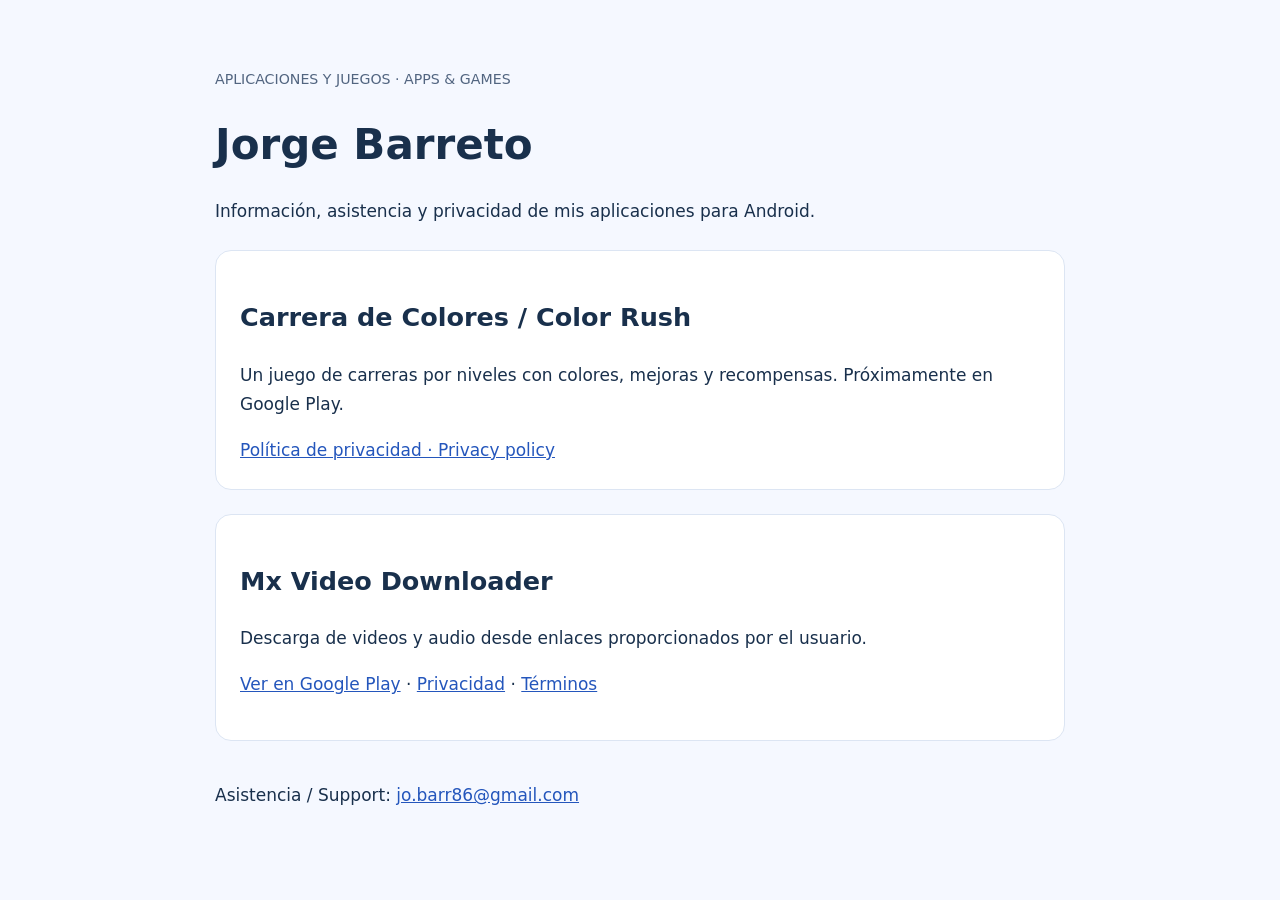
<file: index.html>
<!doctype html><html lang="es"><meta charset="utf-8"><meta name="viewport" content="width=device-width,initial-scale=1"><title>Jorge Barreto · Aplicaciones</title><style>body{font:17px/1.7 system-ui,sans-serif;color:#19304c;background:#f5f8ff;max-width:850px;margin:64px auto;padding:0 24px}h1{font-size:42px;line-height:1.15}small{color:#526580}article{background:white;border:1px solid #dce5f3;border-radius:16px;padding:24px;margin:24px 0}a{color:#2456bc}footer{margin-top:40px}</style><header><small>APLICACIONES Y JUEGOS · APPS &amp; GAMES</small><h1>Jorge Barreto</h1><p>Información, asistencia y privacidad de mis aplicaciones para Android.</p></header><main><article><h2>Carrera de Colores / Color Rush</h2><p>Un juego de carreras por niveles con colores, mejoras y recompensas. Próximamente en Google Play.</p><a href="https://jobar86.github.io/MxVideoDownloader/carrera-de-colores/privacy.html">Política de privacidad · Privacy policy</a></article><article><h2>Mx Video Downloader</h2><p>Descarga de videos y audio desde enlaces proporcionados por el usuario.</p><p><a href="https://play.google.com/store/apps/details?id=com.jbapps.videodownloader">Ver en Google Play</a> · <a href="https://jobar86.github.io/MxVideoDownloader/privacy.html">Privacidad</a> · <a href="https://jobar86.github.io/MxVideoDownloader/terms.html">Términos</a></p></article></main><footer><p>Asistencia / Support: <a href="mailto:jo.barr86@gmail.com">jo.barr86@gmail.com</a></p></footer></html>
</file>
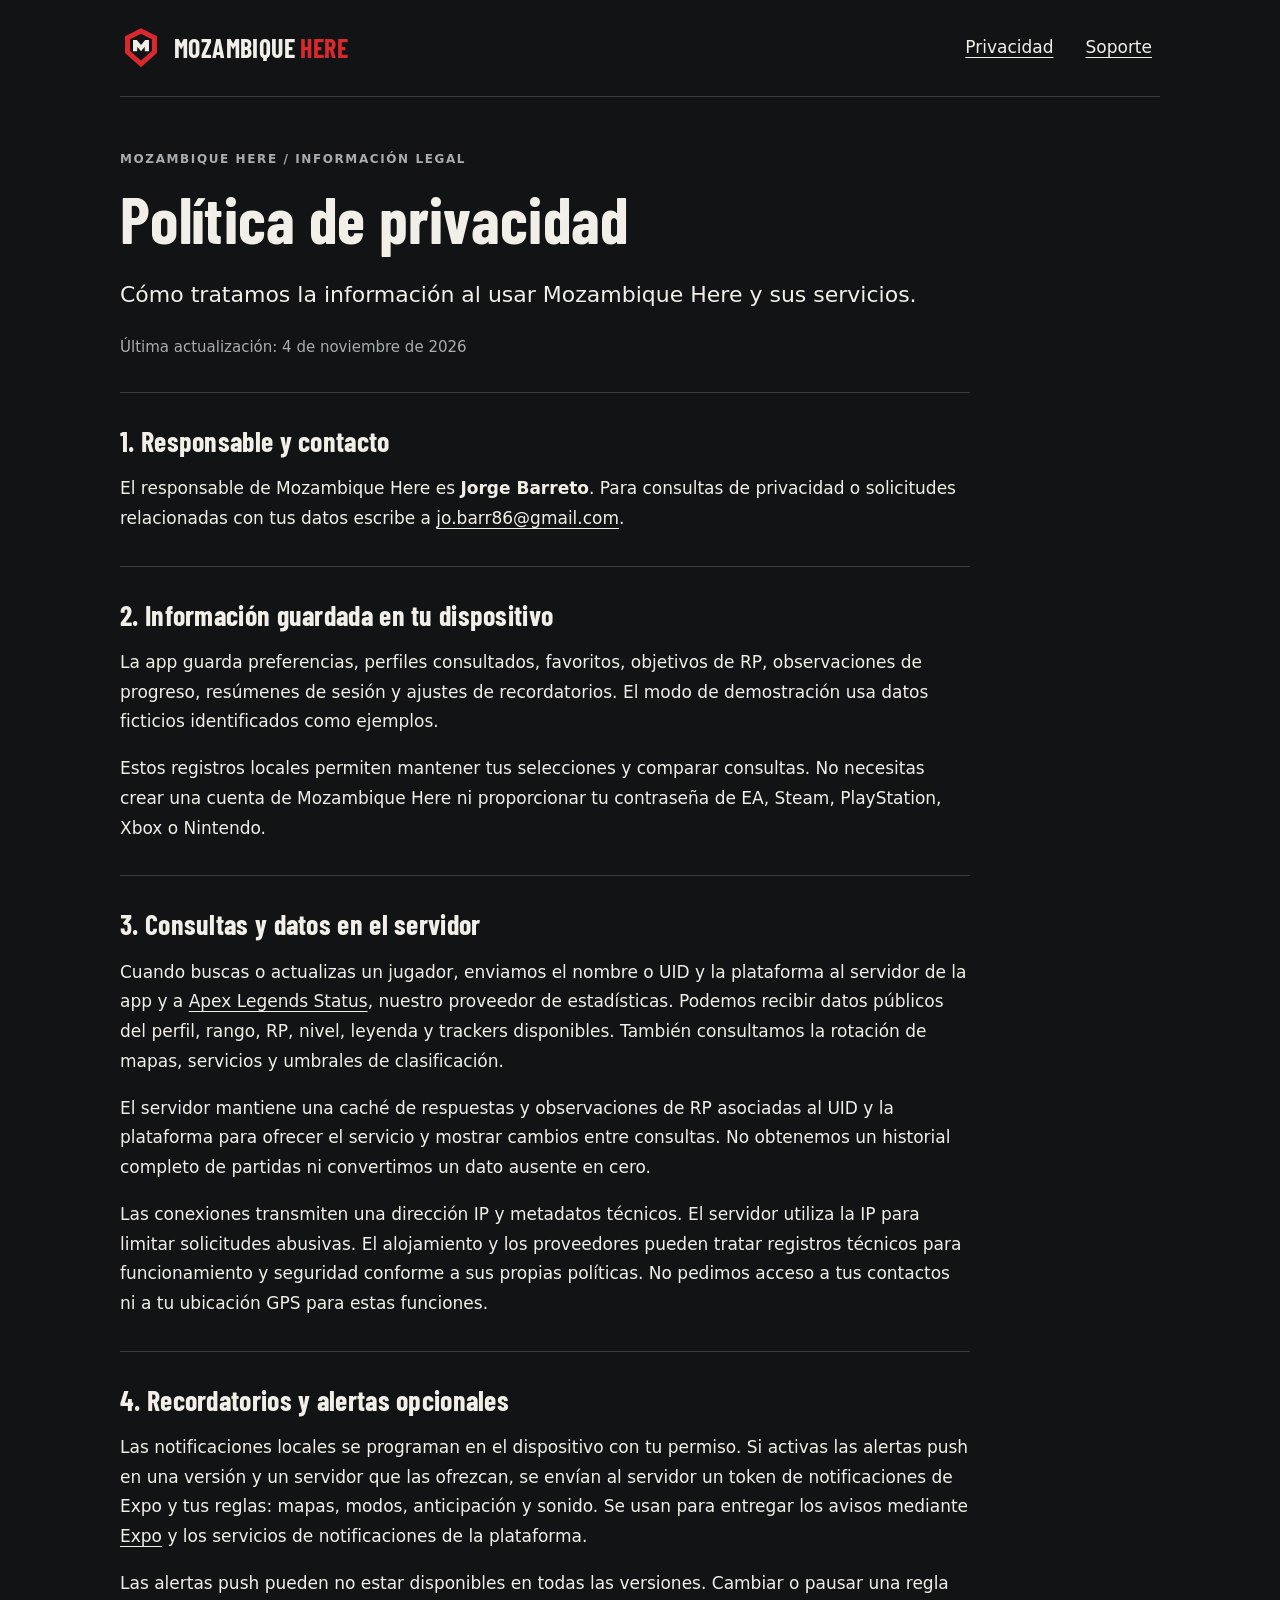
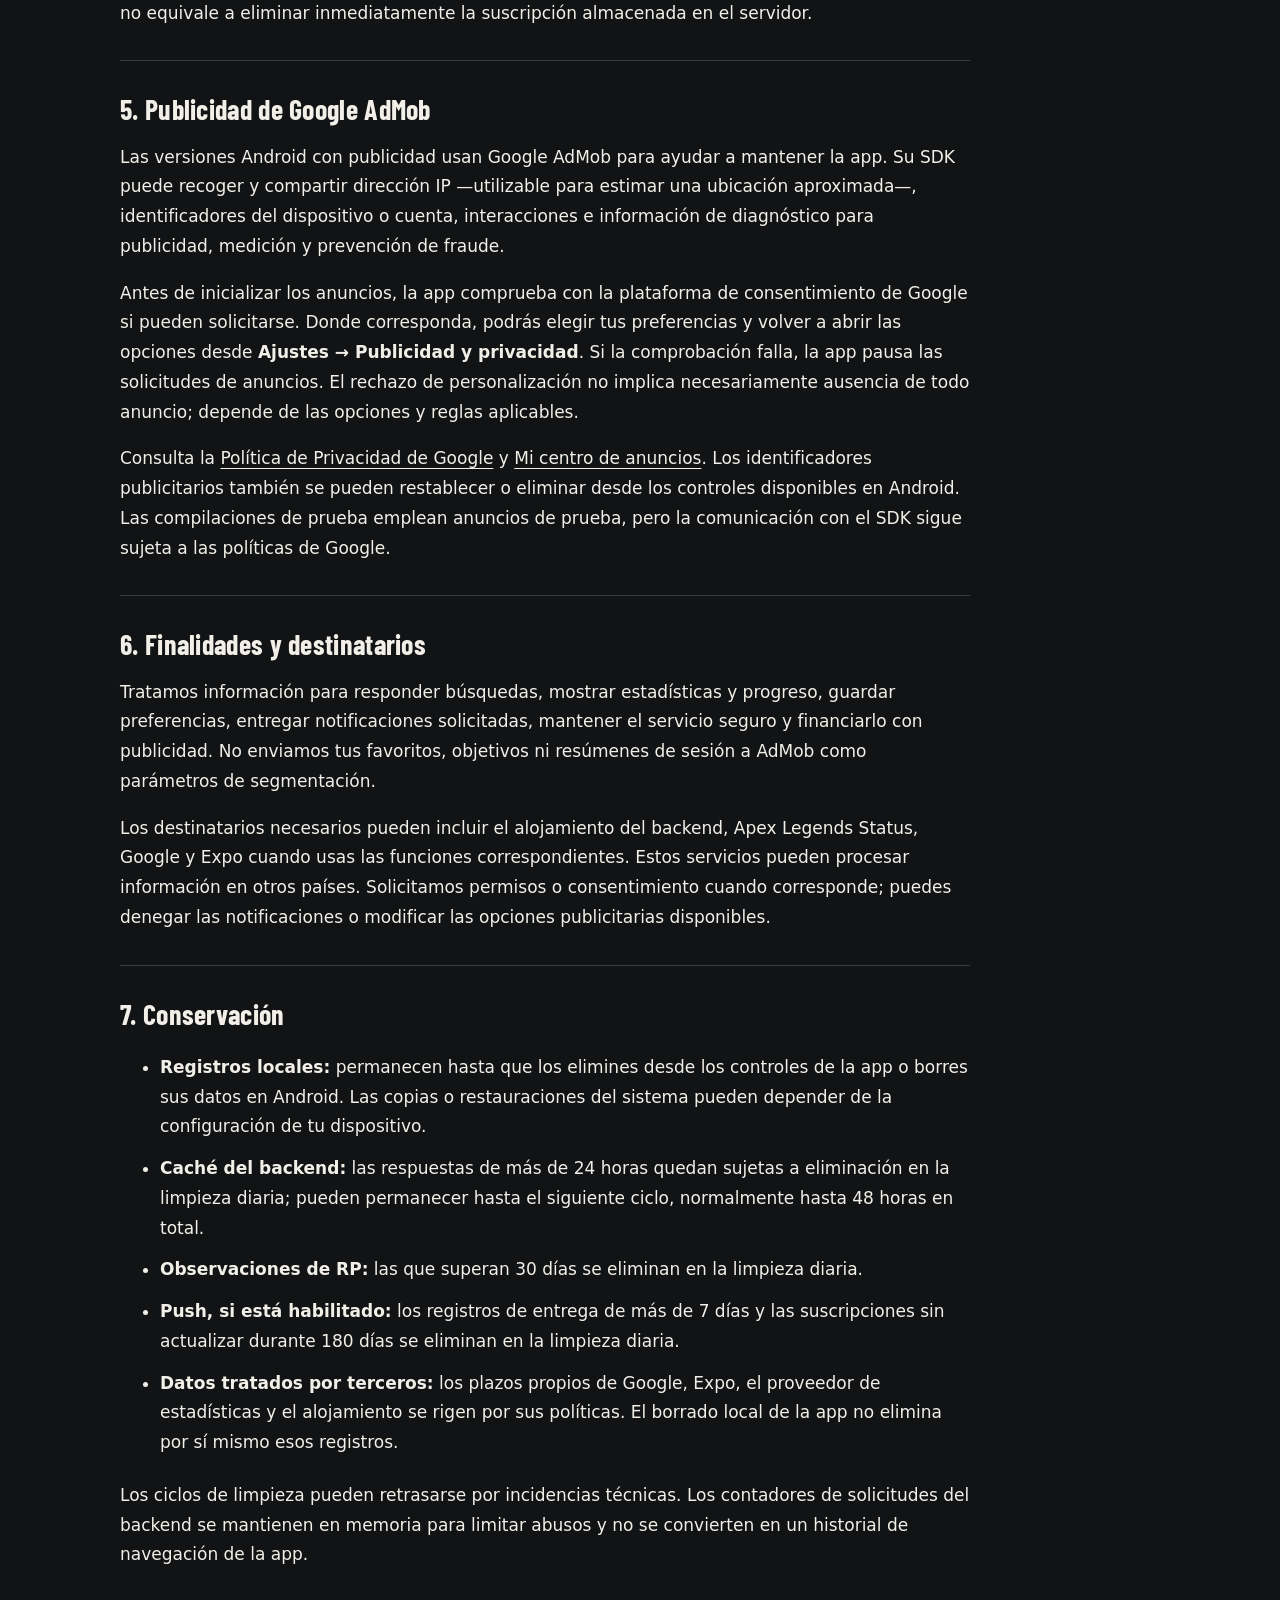
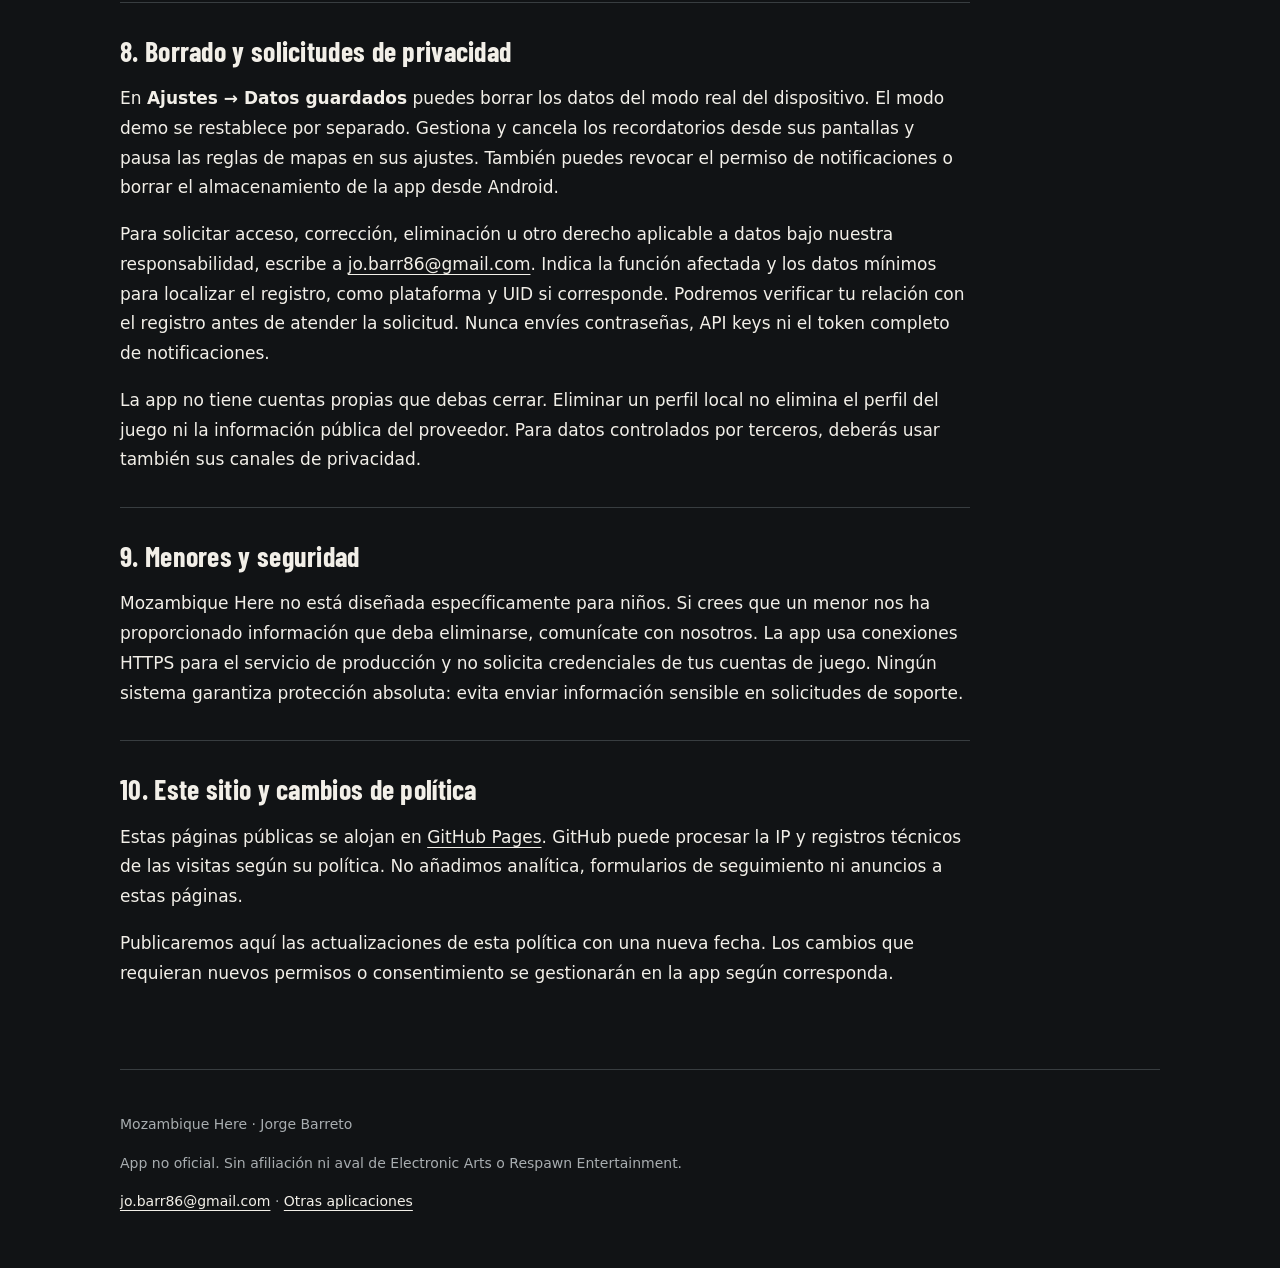
<file: mozambique-here-privacy.html>
<!doctype html>
<html lang="es"><head><meta charset="utf-8"><meta name="viewport" content="width=device-width,initial-scale=1">
<meta name="theme-color" content="#111315"><meta name="description" content="Política de privacidad de Mozambique Here, compañero no oficial de Apex Legends.">
<title>Política de privacidad · Mozambique Here</title><link rel="icon" href="mozambique-here-icon.svg"><link rel="stylesheet" href="mozambique-here.css"></head>
<body><a class="skip" href="#contenido">Ir al contenido</a>
<header><a class="brand" href="mozambique-here.html"><svg xmlns="http://www.w3.org/2000/svg" viewBox="0 0 100 100" role="img" aria-label="Mozambique Here">
<title>Mozambique Here</title>

<path d="M50,3 88,22 88,62 50,96 12,62 12,22ZM50,16 76,29 76,57 50,80 24,57 24,29Z" fill="#DA292E" fill-rule="evenodd"/>
<path d="M31,58 31,31 40,31 50,43 60,31 69,31 69,58 59,58 59,47 50,58 41,47 41,58Z" fill="#F2EFE8"/>
</svg><span>MOZAMBIQUE <b>HERE</b></span></a>
<nav aria-label="Navegación"><a href="mozambique-here-privacy.html">Privacidad</a><a href="mozambique-here-support.html">Soporte</a></nav></header>
<main id="contenido"><p class="eyebrow">MOZAMBIQUE HERE / INFORMACIÓN LEGAL</p><h1>Política de privacidad</h1>
<p class="lead">Cómo tratamos la información al usar Mozambique Here y sus servicios.</p>
<p class="updated">Última actualización: 4 de noviembre de 2026</p>
<section><h2>1. Responsable y contacto</h2><p>El responsable de Mozambique Here es <strong>Jorge Barreto</strong>. Para consultas de privacidad o solicitudes relacionadas con tus datos escribe a <a href="mailto:jo.barr86@gmail.com">jo.barr86@gmail.com</a>.</p></section>
<section><h2>2. Información guardada en tu dispositivo</h2><p>La app guarda preferencias, perfiles consultados, favoritos, objetivos de RP, observaciones de progreso, resúmenes de sesión y ajustes de recordatorios. El modo de demostración usa datos ficticios identificados como ejemplos.</p><p>Estos registros locales permiten mantener tus selecciones y comparar consultas. No necesitas crear una cuenta de Mozambique Here ni proporcionar tu contraseña de EA, Steam, PlayStation, Xbox o Nintendo.</p></section>
<section><h2>3. Consultas y datos en el servidor</h2><p>Cuando buscas o actualizas un jugador, enviamos el nombre o UID y la plataforma al servidor de la app y a <a href="https://apexlegendsstatus.com/">Apex Legends Status</a>, nuestro proveedor de estadísticas. Podemos recibir datos públicos del perfil, rango, RP, nivel, leyenda y trackers disponibles. También consultamos la rotación de mapas, servicios y umbrales de clasificación.</p><p>El servidor mantiene una caché de respuestas y observaciones de RP asociadas al UID y la plataforma para ofrecer el servicio y mostrar cambios entre consultas. No obtenemos un historial completo de partidas ni convertimos un dato ausente en cero.</p><p>Las conexiones transmiten una dirección IP y metadatos técnicos. El servidor utiliza la IP para limitar solicitudes abusivas. El alojamiento y los proveedores pueden tratar registros técnicos para funcionamiento y seguridad conforme a sus propias políticas. No pedimos acceso a tus contactos ni a tu ubicación GPS para estas funciones.</p></section>
<section><h2>4. Recordatorios y alertas opcionales</h2><p>Las notificaciones locales se programan en el dispositivo con tu permiso. Si activas las alertas push en una versión y un servidor que las ofrezcan, se envían al servidor un token de notificaciones de Expo y tus reglas: mapas, modos, anticipación y sonido. Se usan para entregar los avisos mediante <a href="https://expo.dev/privacy">Expo</a> y los servicios de notificaciones de la plataforma.</p><p>Las alertas push pueden no estar disponibles en todas las versiones. Cambiar o pausar una regla no equivale a eliminar inmediatamente la suscripción almacenada en el servidor.</p></section>
<section><h2>5. Publicidad de Google AdMob</h2><p>Las versiones Android con publicidad usan Google AdMob para ayudar a mantener la app. Su SDK puede recoger y compartir dirección IP —utilizable para estimar una ubicación aproximada—, identificadores del dispositivo o cuenta, interacciones e información de diagnóstico para publicidad, medición y prevención de fraude.</p><p>Antes de inicializar los anuncios, la app comprueba con la plataforma de consentimiento de Google si pueden solicitarse. Donde corresponda, podrás elegir tus preferencias y volver a abrir las opciones desde <strong>Ajustes → Publicidad y privacidad</strong>. Si la comprobación falla, la app pausa las solicitudes de anuncios. El rechazo de personalización no implica necesariamente ausencia de todo anuncio; depende de las opciones y reglas aplicables.</p><p>Consulta la <a href="https://policies.google.com/privacy">Política de Privacidad de Google</a> y <a href="https://myadcenter.google.com/">Mi centro de anuncios</a>. Los identificadores publicitarios también se pueden restablecer o eliminar desde los controles disponibles en Android. Las compilaciones de prueba emplean anuncios de prueba, pero la comunicación con el SDK sigue sujeta a las políticas de Google.</p></section>
<section><h2>6. Finalidades y destinatarios</h2><p>Tratamos información para responder búsquedas, mostrar estadísticas y progreso, guardar preferencias, entregar notificaciones solicitadas, mantener el servicio seguro y financiarlo con publicidad. No enviamos tus favoritos, objetivos ni resúmenes de sesión a AdMob como parámetros de segmentación.</p><p>Los destinatarios necesarios pueden incluir el alojamiento del backend, Apex Legends Status, Google y Expo cuando usas las funciones correspondientes. Estos servicios pueden procesar información en otros países. Solicitamos permisos o consentimiento cuando corresponde; puedes denegar las notificaciones o modificar las opciones publicitarias disponibles.</p></section>
<section><h2>7. Conservación</h2><ul>
<li><strong>Registros locales:</strong> permanecen hasta que los elimines desde los controles de la app o borres sus datos en Android. Las copias o restauraciones del sistema pueden depender de la configuración de tu dispositivo.</li>
<li><strong>Caché del backend:</strong> las respuestas de más de 24 horas quedan sujetas a eliminación en la limpieza diaria; pueden permanecer hasta el siguiente ciclo, normalmente hasta 48 horas en total.</li>
<li><strong>Observaciones de RP:</strong> las que superan 30 días se eliminan en la limpieza diaria.</li>
<li><strong>Push, si está habilitado:</strong> los registros de entrega de más de 7 días y las suscripciones sin actualizar durante 180 días se eliminan en la limpieza diaria.</li>
<li><strong>Datos tratados por terceros:</strong> los plazos propios de Google, Expo, el proveedor de estadísticas y el alojamiento se rigen por sus políticas. El borrado local de la app no elimina por sí mismo esos registros.</li>
</ul><p>Los ciclos de limpieza pueden retrasarse por incidencias técnicas. Los contadores de solicitudes del backend se mantienen en memoria para limitar abusos y no se convierten en un historial de navegación de la app.</p></section>
<section><h2>8. Borrado y solicitudes de privacidad</h2><p>En <strong>Ajustes → Datos guardados</strong> puedes borrar los datos del modo real del dispositivo. El modo demo se restablece por separado. Gestiona y cancela los recordatorios desde sus pantallas y pausa las reglas de mapas en sus ajustes. También puedes revocar el permiso de notificaciones o borrar el almacenamiento de la app desde Android.</p><p>Para solicitar acceso, corrección, eliminación u otro derecho aplicable a datos bajo nuestra responsabilidad, escribe a <a href="mailto:jo.barr86@gmail.com?subject=Privacidad%20Mozambique%20Here">jo.barr86@gmail.com</a>. Indica la función afectada y los datos mínimos para localizar el registro, como plataforma y UID si corresponde. Podremos verificar tu relación con el registro antes de atender la solicitud. Nunca envíes contraseñas, API keys ni el token completo de notificaciones.</p><p>La app no tiene cuentas propias que debas cerrar. Eliminar un perfil local no elimina el perfil del juego ni la información pública del proveedor. Para datos controlados por terceros, deberás usar también sus canales de privacidad.</p></section>
<section><h2>9. Menores y seguridad</h2><p>Mozambique Here no está diseñada específicamente para niños. Si crees que un menor nos ha proporcionado información que deba eliminarse, comunícate con nosotros. La app usa conexiones HTTPS para el servicio de producción y no solicita credenciales de tus cuentas de juego. Ningún sistema garantiza protección absoluta: evita enviar información sensible en solicitudes de soporte.</p></section>
<section><h2>10. Este sitio y cambios de política</h2><p>Estas páginas públicas se alojan en <a href="https://docs.github.com/en/site-policy/privacy-policies/github-general-privacy-statement">GitHub Pages</a>. GitHub puede procesar la IP y registros técnicos de las visitas según su política. No añadimos analítica, formularios de seguimiento ni anuncios a estas páginas.</p><p>Publicaremos aquí las actualizaciones de esta política con una nueva fecha. Los cambios que requieran nuevos permisos o consentimiento se gestionarán en la app según corresponda.</p></section>
</main>
<footer><p>Mozambique Here · Jorge Barreto</p><p>App no oficial. Sin afiliación ni aval de Electronic Arts o Respawn Entertainment.</p><p><a href="mailto:jo.barr86@gmail.com">jo.barr86@gmail.com</a> · <a href="https://jobar86.github.io/">Otras aplicaciones</a></p></footer>
</body></html>
</file>
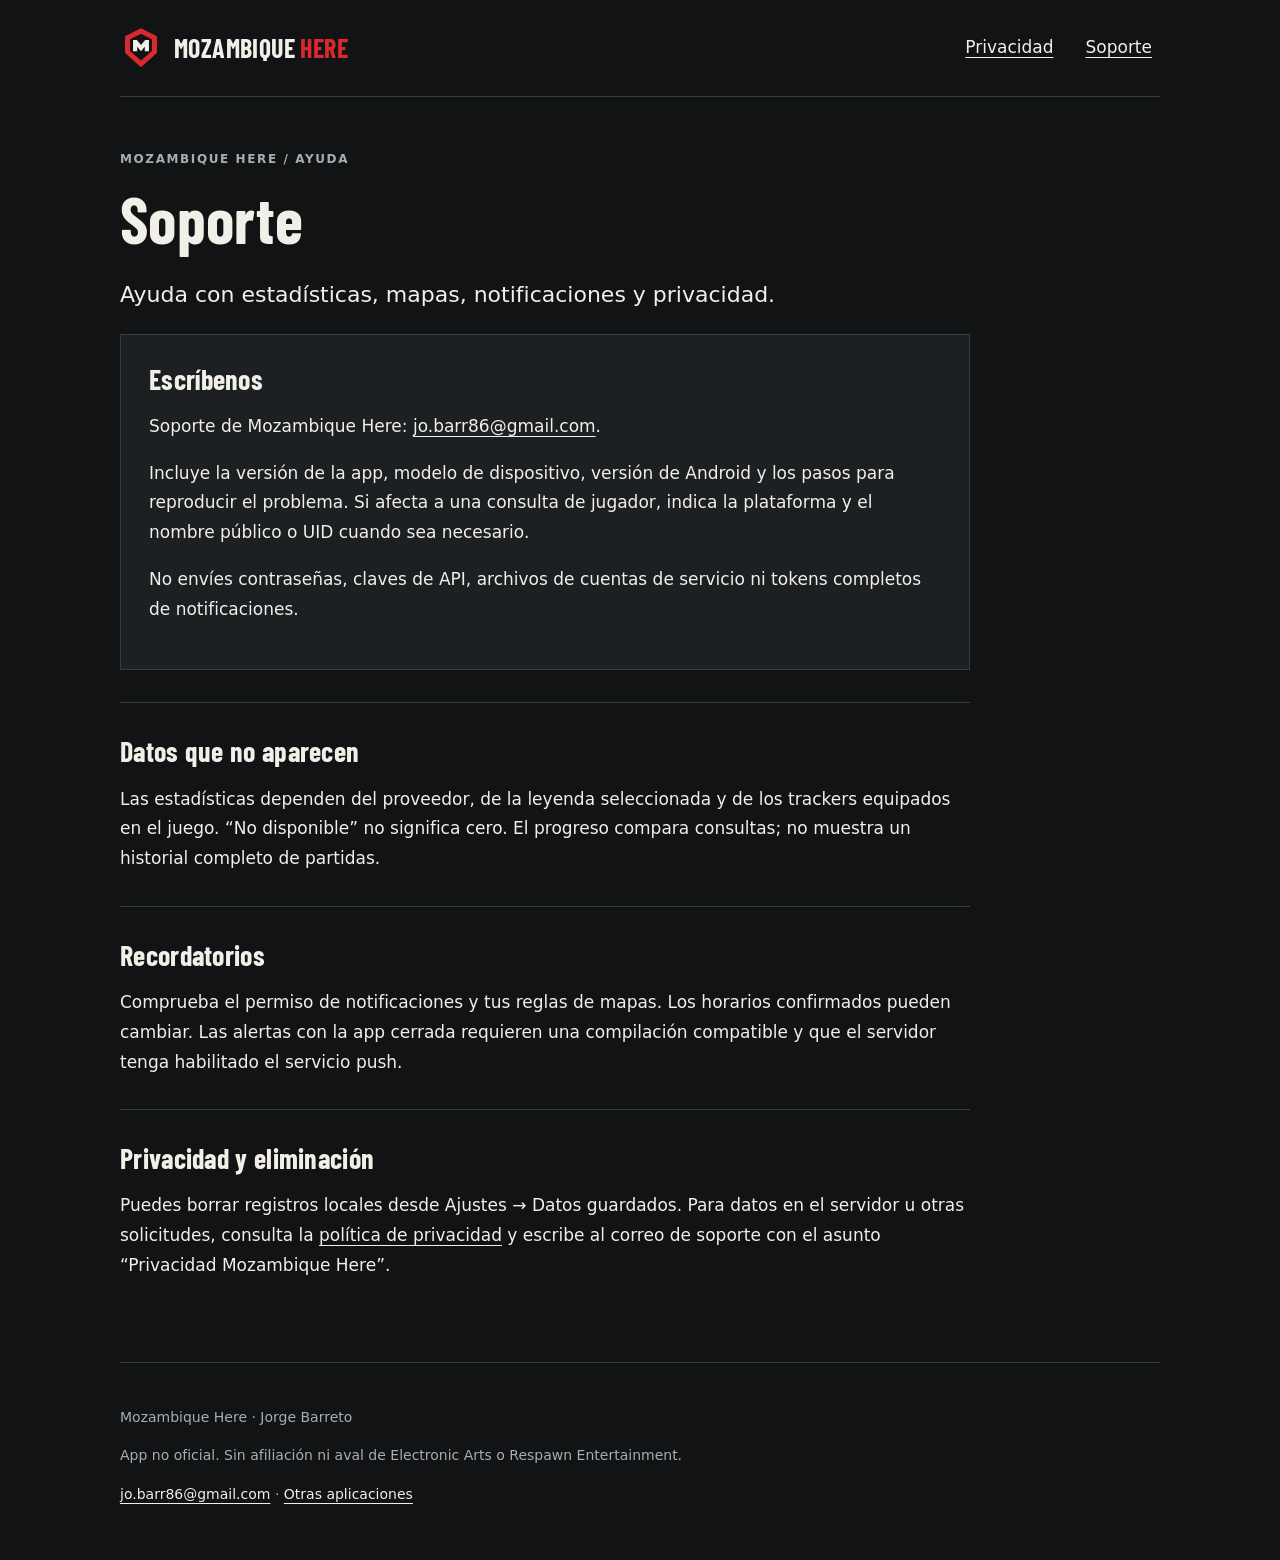
<file: mozambique-here-support.html>
<!doctype html>
<html lang="es"><head><meta charset="utf-8"><meta name="viewport" content="width=device-width,initial-scale=1">
<meta name="theme-color" content="#111315"><meta name="description" content="Soporte de Mozambique Here, compañero no oficial de Apex Legends.">
<title>Soporte · Mozambique Here</title><link rel="icon" href="mozambique-here-icon.svg"><link rel="stylesheet" href="mozambique-here.css"></head>
<body><a class="skip" href="#contenido">Ir al contenido</a>
<header><a class="brand" href="mozambique-here.html"><svg xmlns="http://www.w3.org/2000/svg" viewBox="0 0 100 100" role="img" aria-label="Mozambique Here">
<title>Mozambique Here</title>

<path d="M50,3 88,22 88,62 50,96 12,62 12,22ZM50,16 76,29 76,57 50,80 24,57 24,29Z" fill="#DA292E" fill-rule="evenodd"/>
<path d="M31,58 31,31 40,31 50,43 60,31 69,31 69,58 59,58 59,47 50,58 41,47 41,58Z" fill="#F2EFE8"/>
</svg><span>MOZAMBIQUE <b>HERE</b></span></a>
<nav aria-label="Navegación"><a href="mozambique-here-privacy.html">Privacidad</a><a href="mozambique-here-support.html">Soporte</a></nav></header>
<main id="contenido"><p class="eyebrow">MOZAMBIQUE HERE / AYUDA</p><h1>Soporte</h1>
<p class="lead">Ayuda con estadísticas, mapas, notificaciones y privacidad.</p>
<section class="card"><h2>Escríbenos</h2><p>Soporte de Mozambique Here: <a href="mailto:jo.barr86@gmail.com?subject=Soporte%20Mozambique%20Here">jo.barr86@gmail.com</a>.</p><p>Incluye la versión de la app, modelo de dispositivo, versión de Android y los pasos para reproducir el problema. Si afecta a una consulta de jugador, indica la plataforma y el nombre público o UID cuando sea necesario.</p><p>No envíes contraseñas, claves de API, archivos de cuentas de servicio ni tokens completos de notificaciones.</p></section>
<section><h2>Datos que no aparecen</h2><p>Las estadísticas dependen del proveedor, de la leyenda seleccionada y de los trackers equipados en el juego. “No disponible” no significa cero. El progreso compara consultas; no muestra un historial completo de partidas.</p></section>
<section><h2>Recordatorios</h2><p>Comprueba el permiso de notificaciones y tus reglas de mapas. Los horarios confirmados pueden cambiar. Las alertas con la app cerrada requieren una compilación compatible y que el servidor tenga habilitado el servicio push.</p></section>
<section><h2>Privacidad y eliminación</h2><p>Puedes borrar registros locales desde Ajustes → Datos guardados. Para datos en el servidor u otras solicitudes, consulta la <a href="mozambique-here-privacy.html#contenido">política de privacidad</a> y escribe al correo de soporte con el asunto “Privacidad Mozambique Here”.</p></section>
</main>
<footer><p>Mozambique Here · Jorge Barreto</p><p>App no oficial. Sin afiliación ni aval de Electronic Arts o Respawn Entertainment.</p><p><a href="mailto:jo.barr86@gmail.com">jo.barr86@gmail.com</a> · <a href="https://jobar86.github.io/">Otras aplicaciones</a></p></footer>
</body></html>
</file>
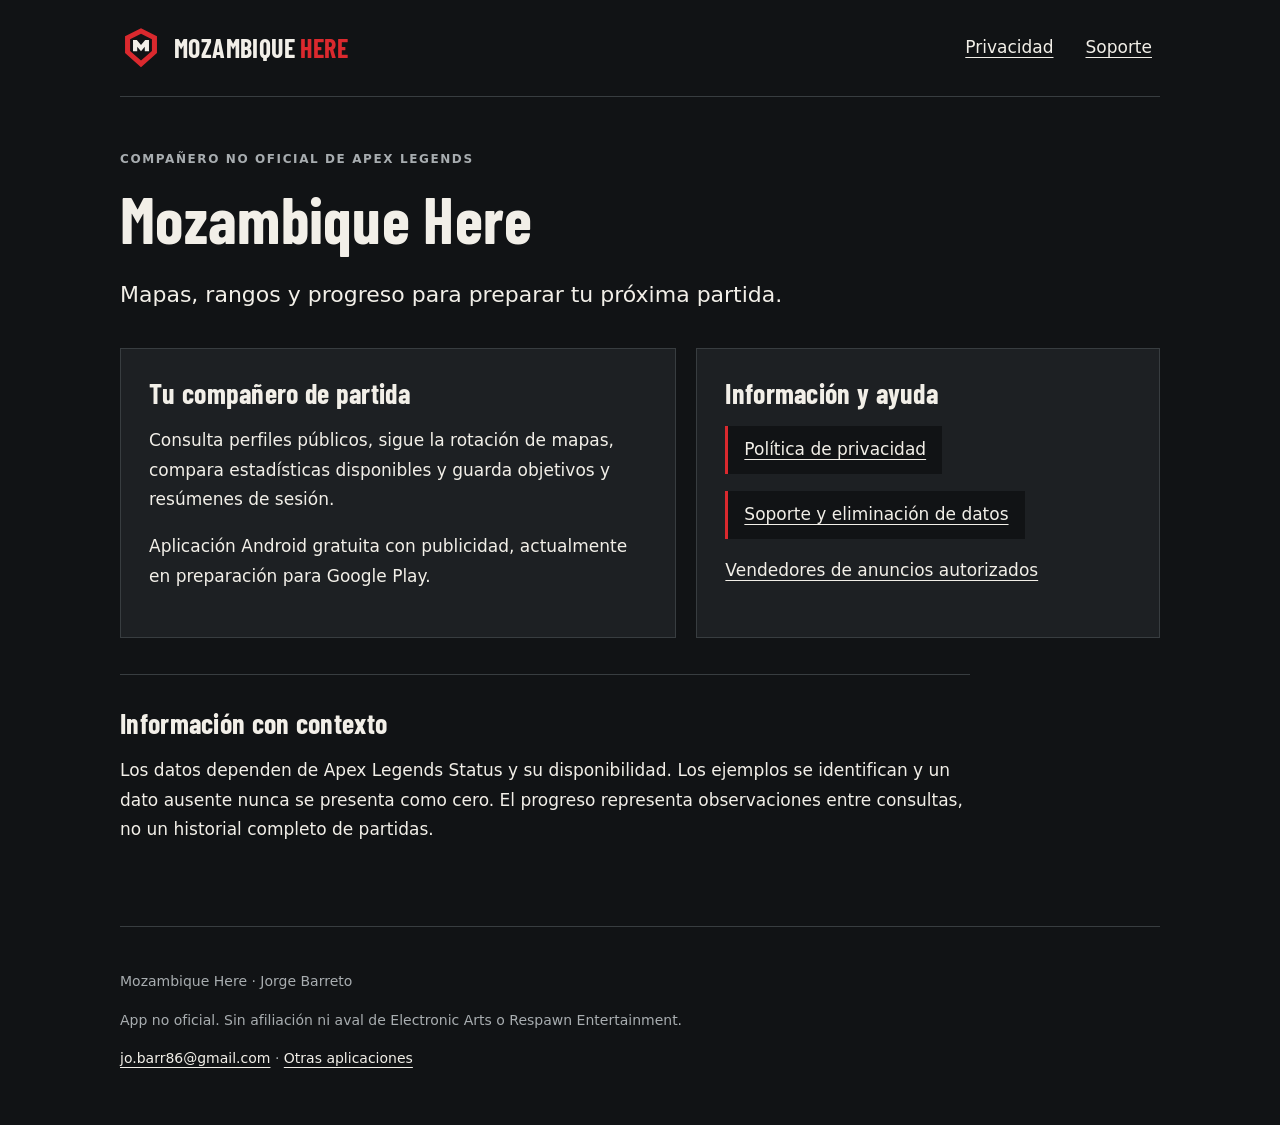
<file: mozambique-here.html>
<!doctype html>
<html lang="es"><head><meta charset="utf-8"><meta name="viewport" content="width=device-width,initial-scale=1">
<meta name="theme-color" content="#111315"><meta name="description" content="Mozambique Here de Mozambique Here, compañero no oficial de Apex Legends.">
<title>Mozambique Here · Mozambique Here</title><link rel="icon" href="mozambique-here-icon.svg"><link rel="stylesheet" href="mozambique-here.css"></head>
<body><a class="skip" href="#contenido">Ir al contenido</a>
<header><a class="brand" href="mozambique-here.html"><svg xmlns="http://www.w3.org/2000/svg" viewBox="0 0 100 100" role="img" aria-label="Mozambique Here">
<title>Mozambique Here</title>

<path d="M50,3 88,22 88,62 50,96 12,62 12,22ZM50,16 76,29 76,57 50,80 24,57 24,29Z" fill="#DA292E" fill-rule="evenodd"/>
<path d="M31,58 31,31 40,31 50,43 60,31 69,31 69,58 59,58 59,47 50,58 41,47 41,58Z" fill="#F2EFE8"/>
</svg><span>MOZAMBIQUE <b>HERE</b></span></a>
<nav aria-label="Navegación"><a href="mozambique-here-privacy.html">Privacidad</a><a href="mozambique-here-support.html">Soporte</a></nav></header>
<main id="contenido"><p class="eyebrow">COMPAÑERO NO OFICIAL DE APEX LEGENDS</p><h1>Mozambique Here</h1>
<p class="lead">Mapas, rangos y progreso para preparar tu próxima partida.</p>
<div class="grid"><section class="card"><h2>Tu compañero de partida</h2><p>Consulta perfiles públicos, sigue la rotación de mapas, compara estadísticas disponibles y guarda objetivos y resúmenes de sesión.</p><p>Aplicación Android gratuita con publicidad, actualmente en preparación para Google Play.</p></section>
<section class="card"><h2>Información y ayuda</h2><p><a class="action" href="mozambique-here-privacy.html">Política de privacidad</a></p><p><a class="action" href="mozambique-here-support.html">Soporte y eliminación de datos</a></p><p><a href="app-ads.txt">Vendedores de anuncios autorizados</a></p></section></div>
<section><h2>Información con contexto</h2><p>Los datos dependen de Apex Legends Status y su disponibilidad. Los ejemplos se identifican y un dato ausente nunca se presenta como cero. El progreso representa observaciones entre consultas, no un historial completo de partidas.</p></section>
</main>
<footer><p>Mozambique Here · Jorge Barreto</p><p>App no oficial. Sin afiliación ni aval de Electronic Arts o Respawn Entertainment.</p><p><a href="mailto:jo.barr86@gmail.com">jo.barr86@gmail.com</a> · <a href="https://jobar86.github.io/">Otras aplicaciones</a></p></footer>
</body></html>
</file>
<file: mozambique-here.css>
@font-face{font-family:Barlow;src:url(mozambique-here-font.ttf) format("truetype");font-weight:700;font-display:swap}
:root{color-scheme:dark;--bg:#111315;--surface:#1d2023;--red:#da292e;--text:#f2efe8;--muted:#a8adb0;--line:#383d40}
*{box-sizing:border-box}html{scroll-padding-top:24px}body{margin:0;background:var(--bg);color:var(--text);font:17px/1.75 system-ui,sans-serif}a{color:var(--text);text-underline-offset:4px}a:hover{text-decoration-thickness:2px}a:focus-visible{outline:3px solid #f2efe8;outline-offset:5px}header,main,footer{width:min(100% - 40px,1040px);margin-inline:auto}header{display:flex;align-items:center;justify-content:space-between;gap:24px;flex-wrap:wrap;padding-block:24px;border-bottom:1px solid var(--line)}.brand{display:flex;align-items:center;gap:12px;text-decoration:none;font:700 26px/1.1 Barlow,sans-serif;letter-spacing:.4px}.brand b{color:var(--red);font-weight:inherit}.brand svg{width:42px;height:48px;flex:none}nav{display:flex;gap:16px;flex-wrap:wrap}nav a{display:inline-flex;align-items:center;min-height:48px;padding:0 8px}main{padding-block:52px 64px}h1,h2{font-family:Barlow,sans-serif;line-height:1.15;letter-spacing:.3px}h1{font-size:clamp(38px,7vw,64px);margin:12px 0 20px;max-width:900px}h2{font-size:28px;margin:0 0 16px}.eyebrow{font-size:12px;letter-spacing:1.6px;font-weight:700;color:var(--muted);margin:0}.lead{font-size:22px;line-height:1.55;max-width:800px}.updated{color:var(--muted);font-size:15px}section{max-width:850px;padding-top:32px;margin-top:32px;border-top:1px solid var(--line)}p,li{max-width:80ch;overflow-wrap:anywhere}li{padding-block:6px}.card{background:var(--surface);padding:28px;border:1px solid var(--line);margin:0}.grid{display:grid;grid-template-columns:1.2fr 1fr;gap:20px;margin-block:36px}.action{display:inline-flex;min-height:48px;align-items:center;padding:8px 16px;border-left:3px solid var(--red);background:var(--bg)}footer{border-top:1px solid var(--line);padding-block:28px 40px;color:var(--muted);font-size:14px}.skip{position:absolute;left:20px;top:-100px;padding:12px;background:var(--text);color:var(--bg);z-index:2}.skip:focus{top:12px}@media(max-width:640px){header,main,footer{width:calc(100% - 32px)}header{gap:8px}.brand{font-size:24px}main{padding-top:32px}.grid{grid-template-columns:1fr}.card{padding:20px}.lead{font-size:20px}section{padding-top:24px;margin-top:24px}}
</file>
